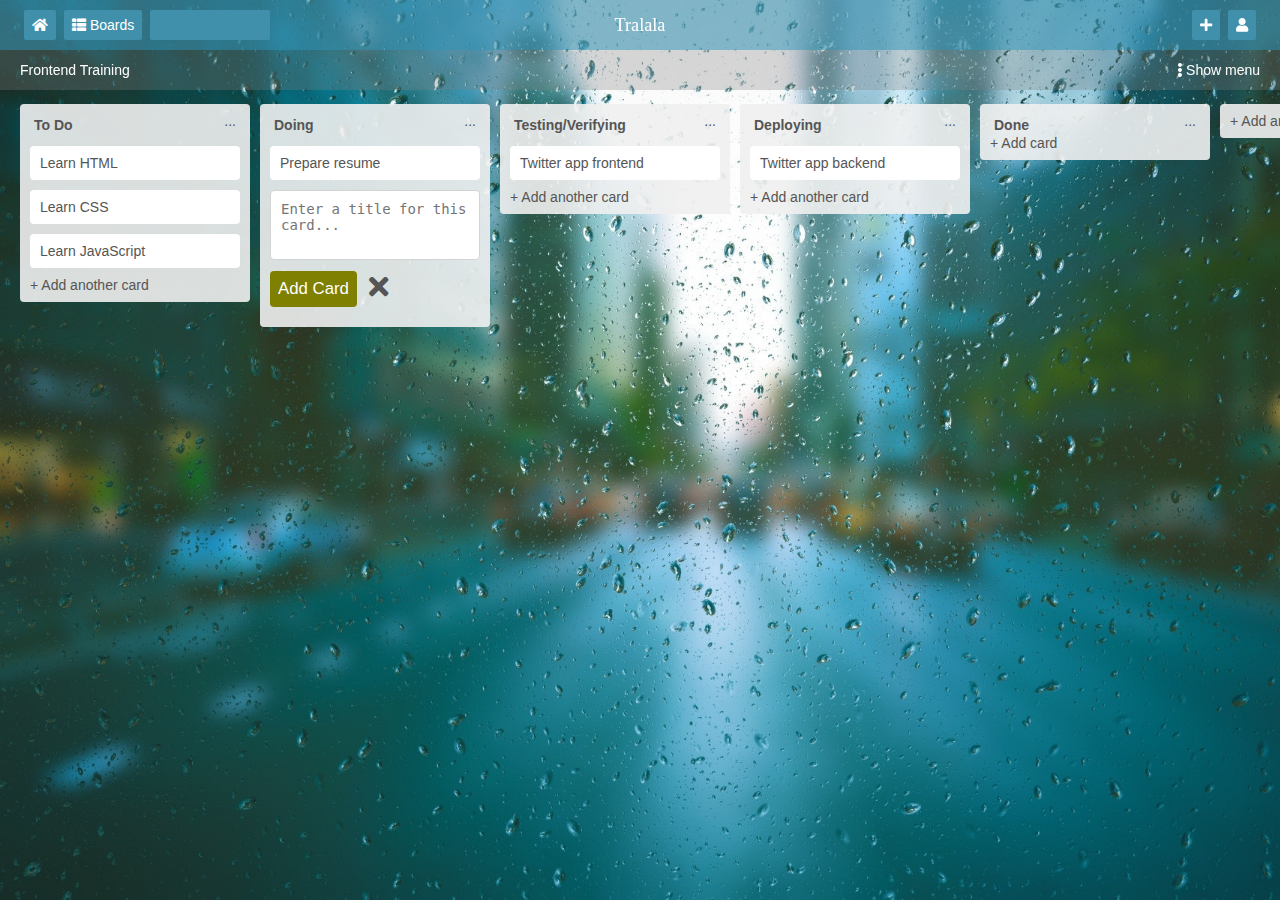
<file: index.html>
<!DOCTYPE html>
<html lang="en">
    <head>
        <meta charset="UTF-8">
        <meta name="viewport" content="width=device-width, initial-scale=1.0">
        <meta http-equiv="X-UA-Compatible" content="ie=edge">
        <title>HTML and CSS Assignment</title>
        <link rel="stylesheet" href="style1.css">
        <link rel="stylesheet" href="style2.css">
        <link rel="stylesheet" href="https://cdnjs.cloudflare.com/ajax/libs/font-awesome/5.11.2/css/all.min.css">
    <style>._3emE9--dark-theme .-S-tR--ff-downloader{background:rgba(30,30,30,.93);border:1px solid rgba(82,82,82,.54);box-shadow:0 4px 7px rgba(30,30,30,.55);color:#fff}._3emE9--dark-theme .-S-tR--ff-downloader ._6_Mtt--header ._2VdJW--minimize-btn{background:#3d4b52}._3emE9--dark-theme .-S-tR--ff-downloader ._6_Mtt--header ._2VdJW--minimize-btn:hover{background:#131415}._3emE9--dark-theme .-S-tR--ff-downloader ._10vpG--footer{background:rgba(30,30,30,.93)}._2mDEx--white-theme .-S-tR--ff-downloader{background:#fff;border:1px solid rgba(82,82,82,.54);box-shadow:0 4px 7px rgba(30,30,30,.55);color:#314c75}._2mDEx--white-theme .-S-tR--ff-downloader ._6_Mtt--header{font-weight:700}._2mDEx--white-theme .-S-tR--ff-downloader ._2dFLA--container ._2bWNS--notice{border:0;color:rgba(0,0,0,.88)}._2mDEx--white-theme .-S-tR--ff-downloader ._10vpG--footer{background:#fff}.-S-tR--ff-downloader{display:block;overflow:hidden;position:fixed;bottom:20px;right:7.1%;width:330px;height:180px;background:rgba(30,30,30,.93);border-radius:2px;color:#fff;z-index:99999999;border:1px solid rgba(82,82,82,.54);box-shadow:0 4px 7px rgba(30,30,30,.55);transition:.5s}.-S-tR--ff-downloader._3M7UQ--minimize{height:62px}.-S-tR--ff-downloader._3M7UQ--minimize .nxuu4--file-info,.-S-tR--ff-downloader._3M7UQ--minimize ._6_Mtt--header{display:none}.-S-tR--ff-downloader ._6_Mtt--header{padding:10px;font-size:17px;font-family:sans-serif}.-S-tR--ff-downloader ._6_Mtt--header ._2VdJW--minimize-btn{float:right;background:#f1ecec;height:20px;width:20px;text-align:center;padding:2px;margin-top:-10px;cursor:pointer}.-S-tR--ff-downloader ._6_Mtt--header ._2VdJW--minimize-btn:hover{background:#e2dede}.-S-tR--ff-downloader ._13XQ2--error{color:red;padding:10px;font-size:12px;line-height:19px}.-S-tR--ff-downloader ._2dFLA--container{position:relative;height:100%}.-S-tR--ff-downloader ._2dFLA--container .nxuu4--file-info{padding:6px 15px 0;font-family:sans-serif}.-S-tR--ff-downloader ._2dFLA--container .nxuu4--file-info div{margin-bottom:5px;width:100%;overflow:hidden}.-S-tR--ff-downloader ._2dFLA--container ._2bWNS--notice{margin-top:21px;font-size:11px}.-S-tR--ff-downloader ._10vpG--footer{width:100%;bottom:0;position:absolute;font-weight:700}.-S-tR--ff-downloader ._10vpG--footer ._2V73d--loader{-webkit-animation:n0BD1--rotation 3.5s linear forwards;animation:n0BD1--rotation 3.5s linear forwards;position:absolute;top:-120px;left:calc(50% - 35px);border-radius:50%;border:5px solid #fff;border-top-color:#a29bfe;height:70px;width:70px;display:flex;justify-content:center;align-items:center}.-S-tR--ff-downloader ._10vpG--footer ._24wjw--loading-bar{width:100%;height:18px;background:#dfe6e9;border-radius:5px}.-S-tR--ff-downloader ._10vpG--footer ._24wjw--loading-bar ._1FVu9--progress-bar{height:100%;background:#8bc34a;border-radius:5px}.-S-tR--ff-downloader ._10vpG--footer ._2KztS--status{margin-top:10px}.-S-tR--ff-downloader ._10vpG--footer ._2KztS--status ._1XilH--state{float:left;font-size:.9em;letter-spacing:1pt;text-transform:uppercase;width:100px;height:20px;position:relative}.-S-tR--ff-downloader ._10vpG--footer ._2KztS--status ._1jiaj--percentage{float:right}</style></head>
    <body>
        <nav class="navbar">
            <ul class="menu">
                <li class="pointer">
                    <i class="home fas fa-home"></i>
                </li>
                <li class="pointer">
                    <i class="boards fas fa-th-list"></i>
                    Boards
                </li>
                <li class="menu-input">
                    <input type="text">
                </li>
            </ul>
            <div class="app-title">
                Tralala
            </div>
            <div class="actions">
                <span class="pointer">
                    <i class="fas fa-plus" id="add-board"></i>
                </span>
                <span class="pointer">
                    <i class="fas fa-user" id="profile-image"></i>
                </span>
            </div>
        </nav>
        <div class="board-container">
            <div class="board-menu">
                <div class="board-title">Frontend Training</div>
                <div class="board-show-menu pointer">
                    <i class="fas fa-ellipsis-v"></i>
                    Show menu
                </div>
            </div>
            <div class="board">
                <div class="task-list-wrapper">
                    <div class="task-list">
                        <div class="task-list-title-container">
                            <h3 class="task-list-title">To Do</h3>
                            <span class="task-list-more pointer">...</span>
                        </div>
                        <div class="task pointer">
                            Learn HTML
                            <i class="task-edit fas fa-pencil-alt pointer"></i>
                        </div>
                        <div class="task pointer">
                            Learn CSS
                            <i class="task-edit fas fa-pencil-alt pointer"></i>
                        </div>
                        <div class="task pointer">
                            Learn JavaScript
                            <i class="task-edit fas fa-pencil-alt pointer"></i>
                        </div>
                        <div class="add-card-message pointer">+ Add another card</div>
                    </div>
                </div>
                <div class="task-list-wrapper">
                    <div class="task-list">
                        <div class="task-list-title-container">
                            <h3 class="task-list-title">Doing</h3>
                            <span class="task-list-more pointer">...</span>
                        </div>
                        <div class="task pointer">Prepare resume</div>
                        <div class="add-card-form">
                            <form data-children-count="1">
                                <textarea rows="3" placeholder="Enter a title for this card..." class="full-width-input"></textarea>
                                <div class="add-card-form-actions">
                                    <button class="btn btn-inline btn-primary add-card-button pointer">Add Card</button>
                                    <i class="fas fa-2x fa-times add-card-cancel pointer"></i>
                                </div>
                            </form>
                        </div>
                    </div>
                </div>
                <div class="task-list-wrapper">
                    <div class="task-list">
                        <div class="task-list-title-container">
                            <h3 class="task-list-title">Testing/Verifying</h3>
                            <span class="task-list-more pointer">...</span>
                        </div>
                        <div class="task pointer">Twitter app frontend</div>
                        <div class="add-card-message pointer">+ Add another card</div>
                    </div>
                </div>
                <div class="task-list-wrapper">
                    <div class="task-list">
                        <div class="task-list-title-container">
                            <h3 class="task-list-title">Deploying</h3>
                            <span class="task-list-more pointer">...</span>
                        </div>
                        <div class="task pointer">Twitter app backend</div>
                        <div class="add-card-message pointer">+ Add another card</div>
                    </div>
                </div>
                <div class="task-list-wrapper">
                    <div class="task-list">
                        <div class="task-list-title-container">
                            <h3 class="task-list-title">Done</h3>
                            <span class="task-list-more pointer">...</span>
                        </div>
                        <div class="add-card-message pointer">+ Add card</div>
                    </div>
                </div>
                <div class="task-list-wrapper">
                    <div class="task-list">
                        <div class="add-list-message pointer">+ Add another list</div>
                    </div>
                </div>
                <div class="task-list-wrapper">
                    <div class="task-list">
                        <div class="add-card-form">
                            <form data-children-count="1">
                                <textarea rows="3" placeholder="Enter list title..." class="full-width-input"></textarea>
                                <div class="add-list-form-actions">
                                    <button class="btn btn-inline btn-primary add-list-button pointer">Add List</button>
                                    <i class="fas fa-2x fa-times add-list-cancel pointer"></i>
                                </div>
                            </form>
                        </div>
                    </div>
                </div>
            </div>
        </div>
        
    </body>
</html>
</file>
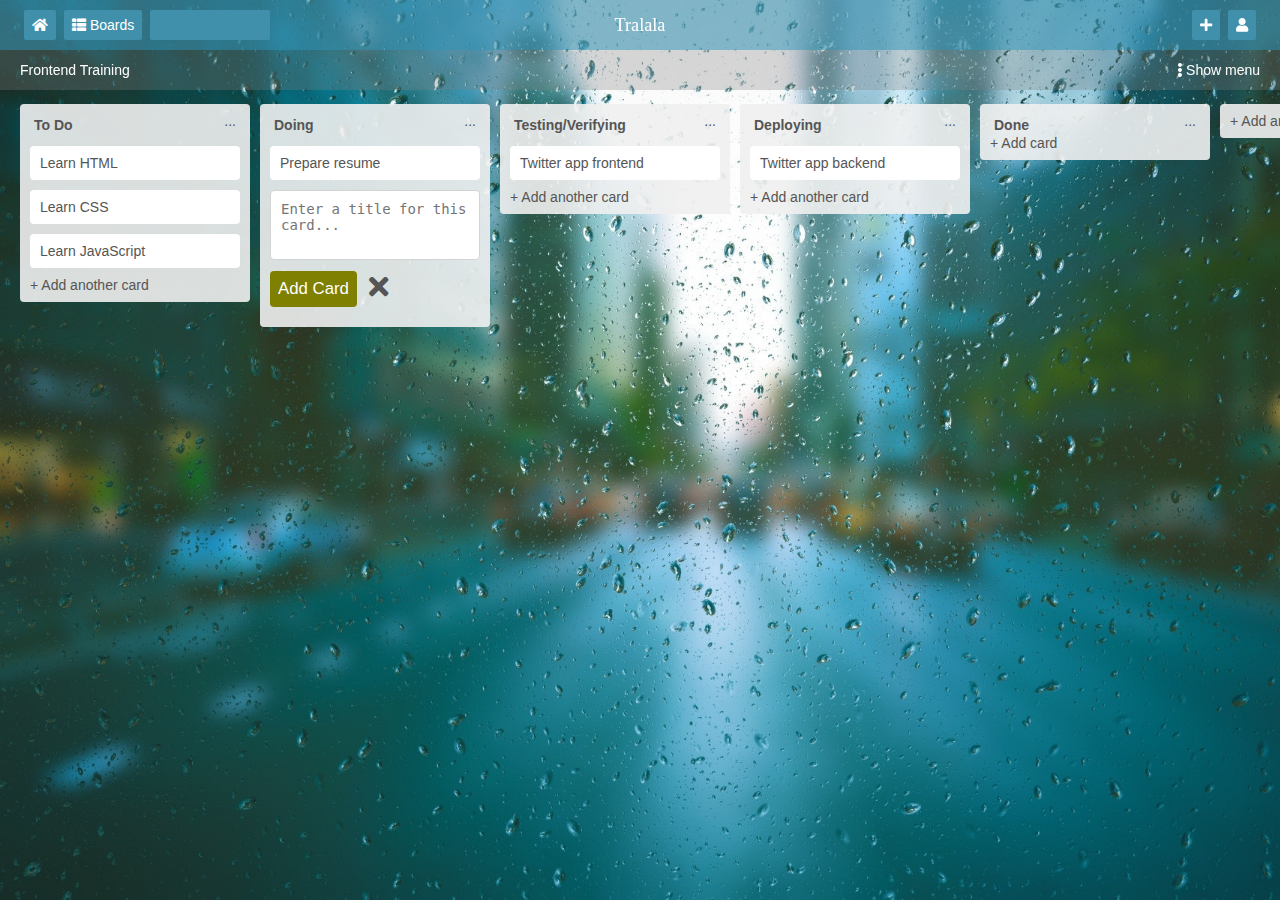
<file: Final_Assignment.html>
<!DOCTYPE html>
<html lang="en">
    <head>
        <meta charset="UTF-8">
        <meta name="viewport" content="width=device-width, initial-scale=1.0">
        <meta http-equiv="X-UA-Compatible" content="ie=edge">
        <title>Trello Board</title>
        <link rel="stylesheet" href="style1.css">
        <link rel="stylesheet" href="style2.css">
        <link rel="stylesheet" href="https://cdnjs.cloudflare.com/ajax/libs/font-awesome/5.11.2/css/all.min.css">
    <style>._3emE9--dark-theme .-S-tR--ff-downloader{background:rgba(30,30,30,.93);border:1px solid rgba(82,82,82,.54);box-shadow:0 4px 7px rgba(30,30,30,.55);color:#fff}._3emE9--dark-theme .-S-tR--ff-downloader ._6_Mtt--header ._2VdJW--minimize-btn{background:#3d4b52}._3emE9--dark-theme .-S-tR--ff-downloader ._6_Mtt--header ._2VdJW--minimize-btn:hover{background:#131415}._3emE9--dark-theme .-S-tR--ff-downloader ._10vpG--footer{background:rgba(30,30,30,.93)}._2mDEx--white-theme .-S-tR--ff-downloader{background:#fff;border:1px solid rgba(82,82,82,.54);box-shadow:0 4px 7px rgba(30,30,30,.55);color:#314c75}._2mDEx--white-theme .-S-tR--ff-downloader ._6_Mtt--header{font-weight:700}._2mDEx--white-theme .-S-tR--ff-downloader ._2dFLA--container ._2bWNS--notice{border:0;color:rgba(0,0,0,.88)}._2mDEx--white-theme .-S-tR--ff-downloader ._10vpG--footer{background:#fff}.-S-tR--ff-downloader{display:block;overflow:hidden;position:fixed;bottom:20px;right:7.1%;width:330px;height:180px;background:rgba(30,30,30,.93);border-radius:2px;color:#fff;z-index:99999999;border:1px solid rgba(82,82,82,.54);box-shadow:0 4px 7px rgba(30,30,30,.55);transition:.5s}.-S-tR--ff-downloader._3M7UQ--minimize{height:62px}.-S-tR--ff-downloader._3M7UQ--minimize .nxuu4--file-info,.-S-tR--ff-downloader._3M7UQ--minimize ._6_Mtt--header{display:none}.-S-tR--ff-downloader ._6_Mtt--header{padding:10px;font-size:17px;font-family:sans-serif}.-S-tR--ff-downloader ._6_Mtt--header ._2VdJW--minimize-btn{float:right;background:#f1ecec;height:20px;width:20px;text-align:center;padding:2px;margin-top:-10px;cursor:pointer}.-S-tR--ff-downloader ._6_Mtt--header ._2VdJW--minimize-btn:hover{background:#e2dede}.-S-tR--ff-downloader ._13XQ2--error{color:red;padding:10px;font-size:12px;line-height:19px}.-S-tR--ff-downloader ._2dFLA--container{position:relative;height:100%}.-S-tR--ff-downloader ._2dFLA--container .nxuu4--file-info{padding:6px 15px 0;font-family:sans-serif}.-S-tR--ff-downloader ._2dFLA--container .nxuu4--file-info div{margin-bottom:5px;width:100%;overflow:hidden}.-S-tR--ff-downloader ._2dFLA--container ._2bWNS--notice{margin-top:21px;font-size:11px}.-S-tR--ff-downloader ._10vpG--footer{width:100%;bottom:0;position:absolute;font-weight:700}.-S-tR--ff-downloader ._10vpG--footer ._2V73d--loader{-webkit-animation:n0BD1--rotation 3.5s linear forwards;animation:n0BD1--rotation 3.5s linear forwards;position:absolute;top:-120px;left:calc(50% - 35px);border-radius:50%;border:5px solid #fff;border-top-color:#a29bfe;height:70px;width:70px;display:flex;justify-content:center;align-items:center}.-S-tR--ff-downloader ._10vpG--footer ._24wjw--loading-bar{width:100%;height:18px;background:#dfe6e9;border-radius:5px}.-S-tR--ff-downloader ._10vpG--footer ._24wjw--loading-bar ._1FVu9--progress-bar{height:100%;background:#8bc34a;border-radius:5px}.-S-tR--ff-downloader ._10vpG--footer ._2KztS--status{margin-top:10px}.-S-tR--ff-downloader ._10vpG--footer ._2KztS--status ._1XilH--state{float:left;font-size:.9em;letter-spacing:1pt;text-transform:uppercase;width:100px;height:20px;position:relative}.-S-tR--ff-downloader ._10vpG--footer ._2KztS--status ._1jiaj--percentage{float:right}</style></head>
    <body>
        <nav class="navbar">
            <ul class="menu">
                <li class="pointer">
                    <i class="home fas fa-home"></i>
                </li>
                <li class="pointer">
                    <i class="boards fas fa-th-list"></i>
                    Boards
                </li>
                <li class="menu-input">
                    <input type="text">
                </li>
            </ul>
            <div class="app-title">
                Tralala
            </div>
            <div class="actions">
                <span class="pointer">
                    <i class="fas fa-plus" id="add-board"></i>
                </span>
                <span class="pointer">
                    <i class="fas fa-user" id="profile-image"></i>
                </span>
            </div>
        </nav>
        <div class="board-container">
            <div class="board-menu">
                <div class="board-title">Frontend Training</div>
                <div class="board-show-menu pointer">
                    <i class="fas fa-ellipsis-v"></i>
                    Show menu
                </div>
            </div>
            <div class="board">
                <div class="task-list-wrapper">
                    <div class="task-list">
                        <div class="task-list-title-container">
                            <h3 class="task-list-title">To Do</h3>
                            <span class="task-list-more pointer">...</span>
                        </div>
                        <div class="task pointer">
                            Learn HTML
                            <i class="task-edit fas fa-pencil-alt pointer"></i>
                        </div>
                        <div class="task pointer">
                            Learn CSS
                            <i class="task-edit fas fa-pencil-alt pointer"></i>
                        </div>
                        <div class="task pointer">
                            Learn JavaScript
                            <i class="task-edit fas fa-pencil-alt pointer"></i>
                        </div>
                        <div class="add-card-message pointer">+ Add another card</div>
                    </div>
                </div>
                <div class="task-list-wrapper">
                    <div class="task-list">
                        <div class="task-list-title-container">
                            <h3 class="task-list-title">Doing</h3>
                            <span class="task-list-more pointer">...</span>
                        </div>
                        <div class="task pointer">Prepare resume</div>
                        <div class="add-card-form">
                            <form data-children-count="1">
                                <textarea rows="3" placeholder="Enter a title for this card..." class="full-width-input"></textarea>
                                <div class="add-card-form-actions">
                                    <button class="btn btn-inline btn-primary add-card-button pointer">Add Card</button>
                                    <i class="fas fa-2x fa-times add-card-cancel pointer"></i>
                                </div>
                            </form>
                        </div>
                    </div>
                </div>
                <div class="task-list-wrapper">
                    <div class="task-list">
                        <div class="task-list-title-container">
                            <h3 class="task-list-title">Testing/Verifying</h3>
                            <span class="task-list-more pointer">...</span>
                        </div>
                        <div class="task pointer">Twitter app frontend</div>
                        <div class="add-card-message pointer">+ Add another card</div>
                    </div>
                </div>
                <div class="task-list-wrapper">
                    <div class="task-list">
                        <div class="task-list-title-container">
                            <h3 class="task-list-title">Deploying</h3>
                            <span class="task-list-more pointer">...</span>
                        </div>
                        <div class="task pointer">Twitter app backend</div>
                        <div class="add-card-message pointer">+ Add another card</div>
                    </div>
                </div>
                <div class="task-list-wrapper">
                    <div class="task-list">
                        <div class="task-list-title-container">
                            <h3 class="task-list-title">Done</h3>
                            <span class="task-list-more pointer">...</span>
                        </div>
                        <div class="add-card-message pointer">+ Add card</div>
                    </div>
                </div>
                <div class="task-list-wrapper">
                    <div class="task-list">
                        <div class="add-list-message pointer">+ Add another list</div>
                    </div>
                </div>
                <div class="task-list-wrapper">
                    <div class="task-list">
                        <div class="add-card-form">
                            <form data-children-count="1">
                                <textarea rows="3" placeholder="Enter list title..." class="full-width-input"></textarea>
                                <div class="add-list-form-actions">
                                    <button class="btn btn-inline btn-primary add-list-button pointer">Add List</button>
                                    <i class="fas fa-2x fa-times add-list-cancel pointer"></i>
                                </div>
                            </form>
                        </div>
                    </div>
                </div>
            </div>
        </div>
        
    </body>
</html>
</file>
<file: style1.css>
html, body, div, span, applet, object, iframe, h1, h2, h3, h4, h5, h6, p, blockquote, pre, a, abbr, acronym, address, big, cite, code, del, dfn, em, img, ins, kbd, q, s, samp, small, strike, strong, sub, sup, tt, var, b, u, i, center, dl, dt, dd, ol, ul, li, fieldset, form, label, legend, table, caption, tbody, tfoot, thead, tr, th, td, article, aside, canvas, details, embed, figure, figcaption, footer, header, hgroup, menu, nav, output, ruby, section, summary, time, mark, audio, video {
    margin: 0;
    padding: 0;
    border: 0;
    font-size: 100%;
    font: inherit;
    vertical-align: baseline;
}

/* HTML5 display-role reset for older browsers */

article, aside, details, figcaption, figure, footer, header, hgroup, menu, nav, section {
    display: block;
}

body {
    font-family: Segoe UI, Roboto, "Helvetica Neue", sans-serif;
    font-size: 14px;
    color: #555;
    line-height: 1;
    margin-bottom: 0;
    overflow-x: hidden;
    background-image: url( "great.jpg" );
    background-size: cover;
    background-attachment: fixed;
}

ol, ul {
    list-style: none;
}

blockquote, q {
    quotes: none;
}

blockquote:before, blockquote:after, q:before, q:after {
    content: '';
    content: none;
}

table {
    border-collapse: collapse;
    border-spacing: 0;
}
input, textarea {
    border: none;
    outline: none;
}
</file>
<file: style2.css>
.my-3 {
    margin-top: 12px;
    margin-bottom: 12px;
}

.full-width-input {
    display: block;
    width: 100%;
    padding: 10px;
    border: 1px solid lightgray;
    font-size: 1em;
    resize: none;
}

.btn {
    display: block;
    width: 100%;
    padding: 8px;
    border: none;
    font-size: 1.2em;
    color: #aaa;
    background-color: #f9f9f9;
    text-align: center;
}

.btn-inline {
    display: inline-block;
    width: auto;
}

.btn-primary {
    background-color: olive;
    color: white;
}

.pointer {
    cursor: pointer !important;
}

.pointer:hover {
    opacity: 0.7;
}

.pointer:active {
    outline: none;
}
* {
    box-sizing: border-box;
}

.navbar {
    position: fixed;
    top: 0;
    left: 0;
    right: 0;
    display: flex;
    justify-content: space-between;
    height: 50px;
    padding: 8px 20px;
    background-color: rgba( 64, 144, 172, 0.65 );
    color: white;
}

.navbar .pointer:hover {
    opacity: 0.75;
}

.navbar > * {
    width: 300px;
    display: flex;
    flex-direction: row;
    align-items: center;
}

.navbar .menu > *, .navbar .actions > * {
    display: inline-block;
    padding: 8px;
    border-radius: 2px;
    margin: 0px 4px;
    background-color: rgba( 64, 144, 172, 1 );
}

.navbar .menu {
    justify-content: flex-start;
}

.navbar .menu-input {
    background-color: transparent;
    padding: 0;
}

.navbar .menu-input input {
    width: 120px;
    padding: 4px 0.5em;
    border: none;
    border-radius: 2px;
    outline: none;
    background-color: rgba( 64, 144, 172, 1 );
    color: white;
    font-size: 1.15em;
    line-height: 1.4;
    color: black;
}

.navbar .menu-input input:focus {
    background-color: white;
}

.navbar .app-title {
    justify-content: space-around;
    font-family: "Comic Sans", "Comic Sans MS", cursive;
    font-size: 1.3em;
}

.navbar .actions {
    justify-content: flex-end;
}

.board-container {
    display: flex;
    height: 100vh;
    overflow-y: hidden;
}

.board-menu {
    position: fixed;
    top: 50px;
    right: 0px;
    left: 0px;
    display: flex;
    justify-content: space-between;
    align-items: center;
    height: 40px;
    padding: 0 20px;
    color: black;
    background-color: rgba( 128, 128, 128, 0.3 );
    color: white;
}
* {
    box-sizing: border-box;
}




.board {
    display: flex;
    flex-basis: 100%;
    flex-wrap: nowrap;
    overflow: auto;
    margin-top: 20px;
    padding: 84px 20px 20px;
}

.task-list-wrapper {
    flex-shrink: 0;
    flex-basis: 240px;
    max-height: 100%;
    overflow: hidden;
}

.task-list {
    padding: 10px;
    margin-right: 10px;
    border-radius: 4px;
    background-color: rgba( 240, 240, 240, 0.9 );
}

.task-list-title-container {
    display: flex;
    justify-content: space-between;
}

.task-list-title {
    margin: 4px;
    font-weight: bold;
}

.task-list-more {
    margin: 0 4px;
}

.task {
    padding: 10px;
    margin: 10px 0;
    background-color: white;
}

.task .task-edit {
    float: right;
    display: none;
}

.task:hover .task-edit {
    display: inline;
}

.add-card-message, .add-list-message {
    margin-bottom: 4px 0 8px;
}

.task-list .task, .task-list input, .task-list textarea, .task-list button {
    border-radius: 4px;
}



.add-card-form-actions, .add-list-form-actions {
    margin: 10px 0;
}

.add-card-button, .add-list-button {
    margin-right: 8px;
}

.add-card-cancel, .add-list-cancel {
    position: relative;
    top: 3px;
}
</file>
